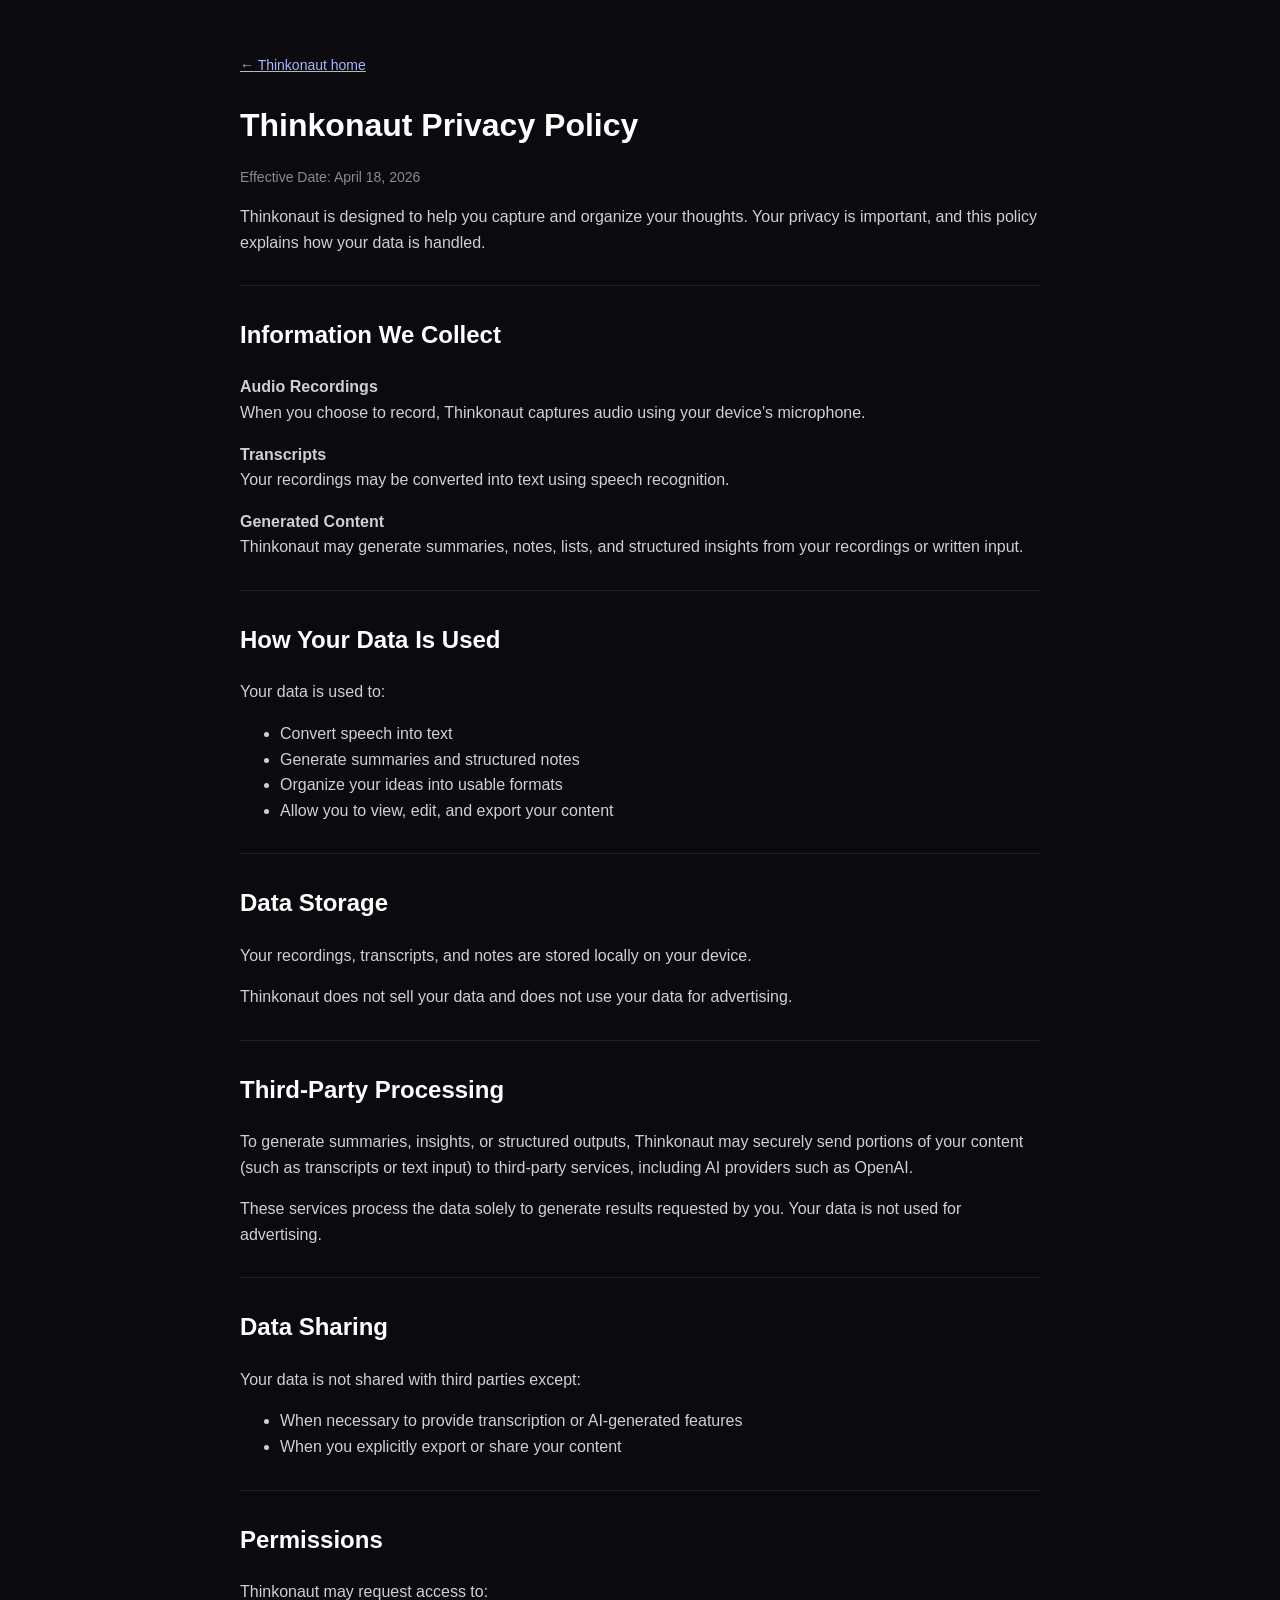
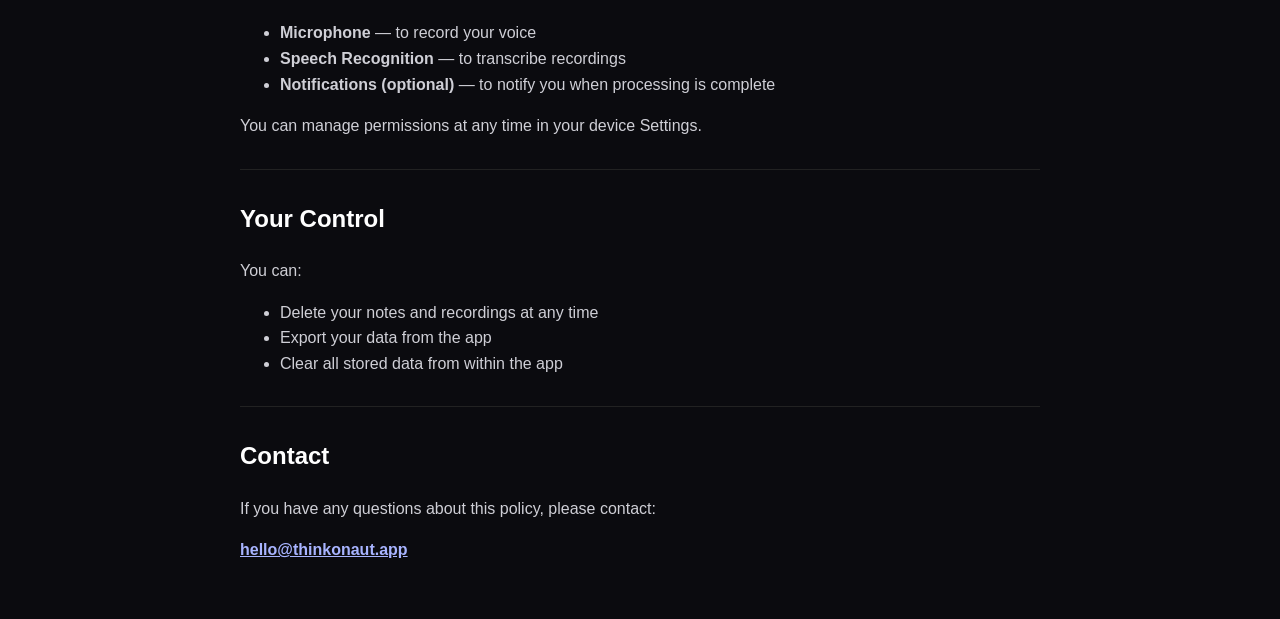
<file: privacy/index.html>
<!DOCTYPE html>
<html lang="en">
  <head>
    <meta charset="UTF-8" />
    <meta name="viewport" content="width=device-width, initial-scale=1.0" />
    <meta
      name="description"
      content="Thinkonaut privacy policy — how we collect, use, and store your data."
    />
    <meta name="theme-color" content="#0b0b0f" />
    <title>Thinkonaut Privacy Policy</title>
    <link rel="icon" href="favicon.svg" type="image/svg+xml" />
    <style>
      body {
        font-family: -apple-system, BlinkMacSystemFont, "Segoe UI", Roboto, sans-serif;
        background: #0b0b0f;
        color: #e6e6eb;
        line-height: 1.6;
        padding: 40px 20px;
        max-width: 800px;
        margin: auto;
      }
      h1,
      h2 {
        color: #ffffff;
      }
      h1 {
        margin-bottom: 10px;
      }
      h2 {
        margin-top: 30px;
      }
      p {
        color: #cfcfd6;
      }
      .subtle {
        color: #8a8a94;
        font-size: 14px;
      }
      hr {
        border: none;
        border-top: 1px solid #222;
        margin: 30px 0;
      }
      ul {
        color: #cfcfd6;
      }
      a {
        color: #a8b4ff;
      }
      a:focus-visible {
        outline: 2px solid #a8b4ff;
        outline-offset: 2px;
      }
      .back {
        margin-bottom: 24px;
      }
    </style>
  </head>
  <body>
    <p class="back subtle"><a href="index.html">← Thinkonaut home</a></p>

    <h1>Thinkonaut Privacy Policy</h1>
    <p class="subtle">Effective Date: April 18, 2026</p>

    <p>
      Thinkonaut is designed to help you capture and organize your thoughts. Your privacy is important, and this policy explains how your data is handled.
    </p>

    <hr />

    <h2>Information We Collect</h2>

    <p>
      <strong>Audio Recordings</strong><br />
      When you choose to record, Thinkonaut captures audio using your device’s microphone.
    </p>

    <p>
      <strong>Transcripts</strong><br />
      Your recordings may be converted into text using speech recognition.
    </p>

    <p>
      <strong>Generated Content</strong><br />
      Thinkonaut may generate summaries, notes, lists, and structured insights from your recordings or written input.
    </p>

    <hr />

    <h2>How Your Data Is Used</h2>

    <p>Your data is used to:</p>
    <ul>
      <li>Convert speech into text</li>
      <li>Generate summaries and structured notes</li>
      <li>Organize your ideas into usable formats</li>
      <li>Allow you to view, edit, and export your content</li>
    </ul>

    <hr />

    <h2>Data Storage</h2>

    <p>Your recordings, transcripts, and notes are stored locally on your device.</p>

    <p>Thinkonaut does not sell your data and does not use your data for advertising.</p>

    <hr />

    <h2>Third-Party Processing</h2>

    <p>
      To generate summaries, insights, or structured outputs, Thinkonaut may securely send portions of your content (such as transcripts or text input) to third-party services, including AI providers such as OpenAI.
    </p>

    <p>These services process the data solely to generate results requested by you. Your data is not used for advertising.</p>

    <hr />

    <h2>Data Sharing</h2>

    <p>Your data is not shared with third parties except:</p>

    <ul>
      <li>When necessary to provide transcription or AI-generated features</li>
      <li>When you explicitly export or share your content</li>
    </ul>

    <hr />

    <h2>Permissions</h2>

    <p>Thinkonaut may request access to:</p>

    <ul>
      <li><strong>Microphone</strong> — to record your voice</li>
      <li><strong>Speech Recognition</strong> — to transcribe recordings</li>
      <li><strong>Notifications (optional)</strong> — to notify you when processing is complete</li>
    </ul>

    <p>You can manage permissions at any time in your device Settings.</p>

    <hr />

    <h2>Your Control</h2>

    <p>You can:</p>

    <ul>
      <li>Delete your notes and recordings at any time</li>
      <li>Export your data from the app</li>
      <li>Clear all stored data from within the app</li>
    </ul>

    <hr />

    <h2>Contact</h2>

    <p>If you have any questions about this policy, please contact:</p>

    <p><strong><a href="mailto:hello@thinkonaut.app">hello@thinkonaut.app</a></strong></p>
  </body>
</html>
</file>
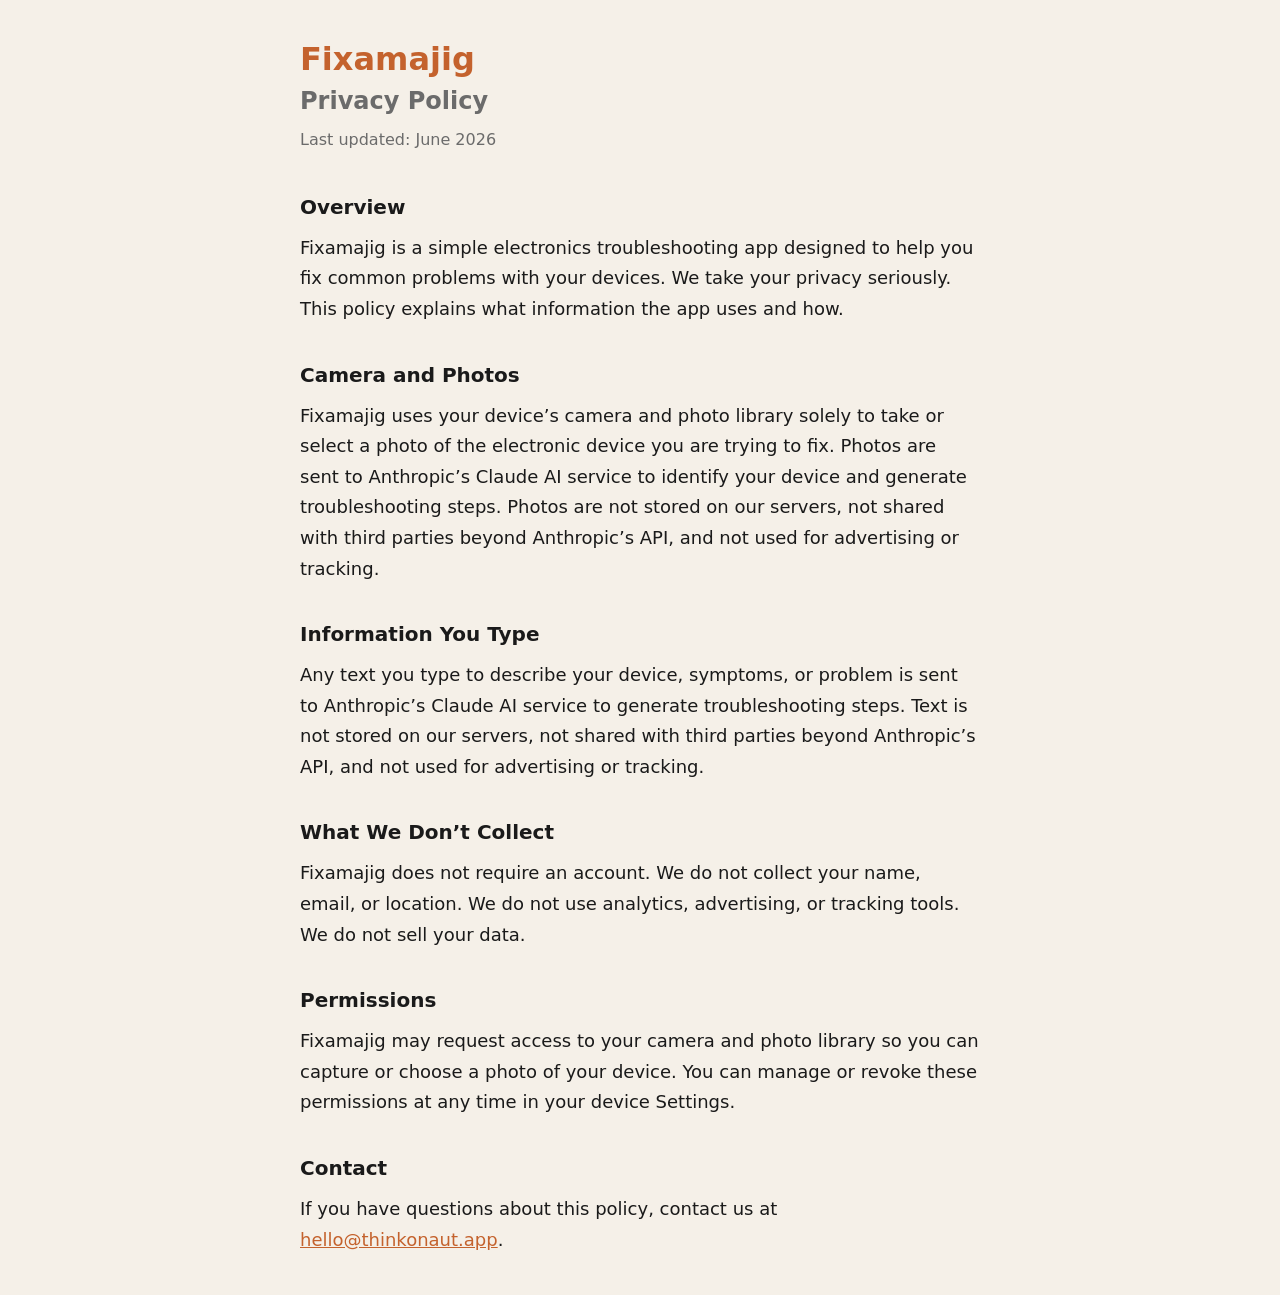
<file: fixamajig/privacy/index.html>
<!DOCTYPE html>
<html lang="en">
  <head>
    <meta charset="UTF-8" />
    <meta name="viewport" content="width=device-width, initial-scale=1.0" />
    <meta
      name="description"
      content="Fixamajig privacy policy — how the app uses your photos and information."
    />
    <meta name="theme-color" content="#F5F0E8" />
    <title>Fixamajig Privacy Policy</title>
    <style>
      *,
      *::before,
      *::after {
        box-sizing: border-box;
      }

      body {
        margin: 0;
        font-family: system-ui, -apple-system, sans-serif;
        font-size: 18px;
        line-height: 1.7;
        color: #1a1a1a;
        background: #f5f0e8;
        padding: 40px 24px;
      }

      main {
        max-width: 680px;
        margin: 0 auto;
      }

      .logo {
        margin: 0 0 8px;
        font-size: 32px;
        font-weight: 700;
        line-height: 1.2;
        color: #c4622d;
      }

      .title {
        margin: 0 0 8px;
        font-size: 24px;
        font-weight: 600;
        line-height: 1.3;
        color: #6b6b6b;
      }

      .updated {
        margin: 0 0 40px;
        font-size: 16px;
        color: #6b6b6b;
      }

      section + section {
        margin-top: 36px;
      }

      h2 {
        margin: 0 0 12px;
        font-size: 20px;
        font-weight: 600;
        line-height: 1.4;
        color: #1a1a1a;
      }

      p {
        margin: 0;
      }

      a {
        color: #c4622d;
      }

      a:focus-visible {
        outline: 2px solid #c4622d;
        outline-offset: 2px;
      }
    </style>
  </head>
  <body>
    <main>
      <header>
        <p class="logo">Fixamajig</p>
        <h1 class="title">Privacy Policy</h1>
        <p class="updated">Last updated: June 2026</p>
      </header>

      <section aria-labelledby="overview">
        <h2 id="overview">Overview</h2>
        <p>
          Fixamajig is a simple electronics troubleshooting app designed to help you fix common problems with your devices. We take your privacy seriously. This policy explains what information the app uses and how.
        </p>
      </section>

      <section aria-labelledby="camera">
        <h2 id="camera">Camera and Photos</h2>
        <p>
          Fixamajig uses your device’s camera and photo library solely to take or select a photo of the electronic device you are trying to fix. Photos are sent to Anthropic’s Claude AI service to identify your device and generate troubleshooting steps. Photos are not stored on our servers, not shared with third parties beyond Anthropic’s API, and not used for advertising or tracking.
        </p>
      </section>

      <section aria-labelledby="typed-info">
        <h2 id="typed-info">Information You Type</h2>
        <p>
          Any text you type to describe your device, symptoms, or problem is sent to Anthropic’s Claude AI service to generate troubleshooting steps. Text is not stored on our servers, not shared with third parties beyond Anthropic’s API, and not used for advertising or tracking.
        </p>
      </section>

      <section aria-labelledby="no-collection">
        <h2 id="no-collection">What We Don’t Collect</h2>
        <p>
          Fixamajig does not require an account. We do not collect your name, email, or location. We do not use analytics, advertising, or tracking tools. We do not sell your data.
        </p>
      </section>

      <section aria-labelledby="permissions">
        <h2 id="permissions">Permissions</h2>
        <p>
          Fixamajig may request access to your camera and photo library so you can capture or choose a photo of your device. You can manage or revoke these permissions at any time in your device Settings.
        </p>
      </section>

      <section aria-labelledby="contact">
        <h2 id="contact">Contact</h2>
        <p>
          If you have questions about this policy, contact us at
          <a href="mailto:hello@thinkonaut.app">hello@thinkonaut.app</a>.
        </p>
      </section>
    </main>
  </body>
</html>
</file>
